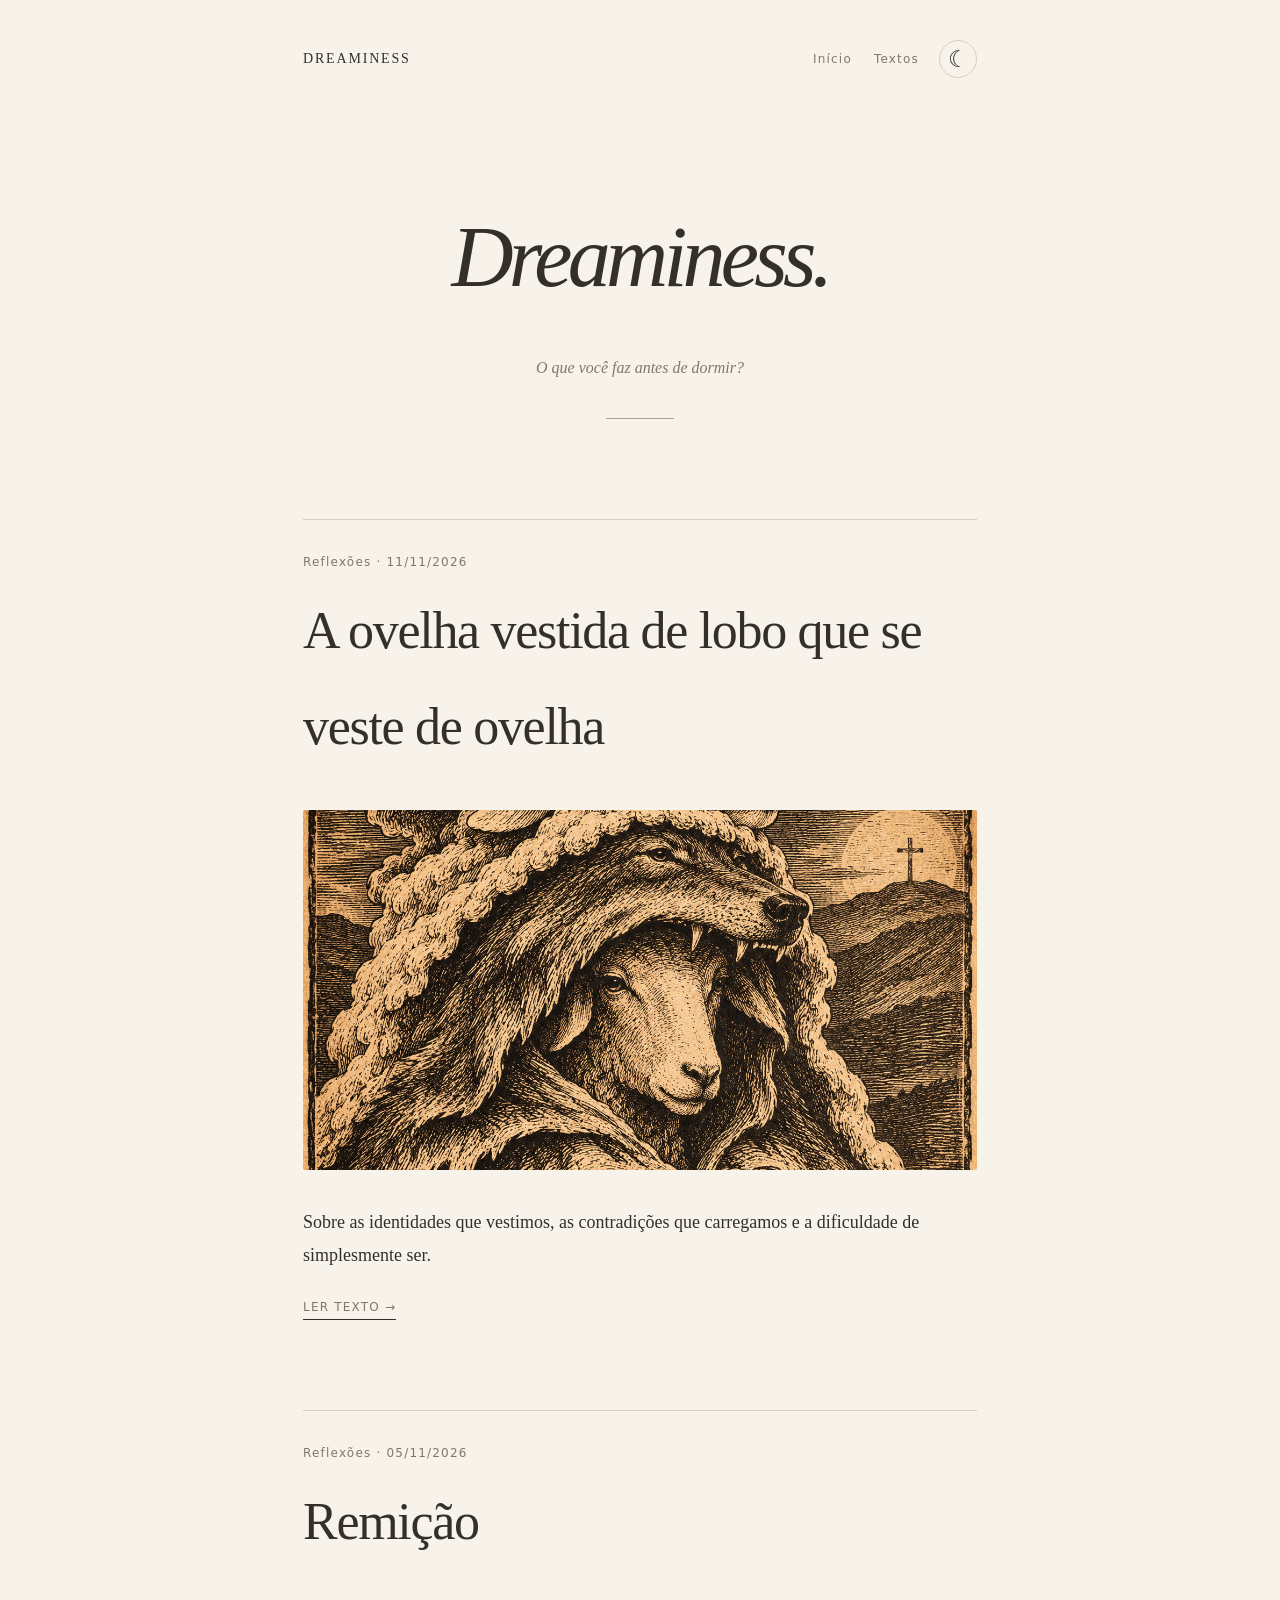
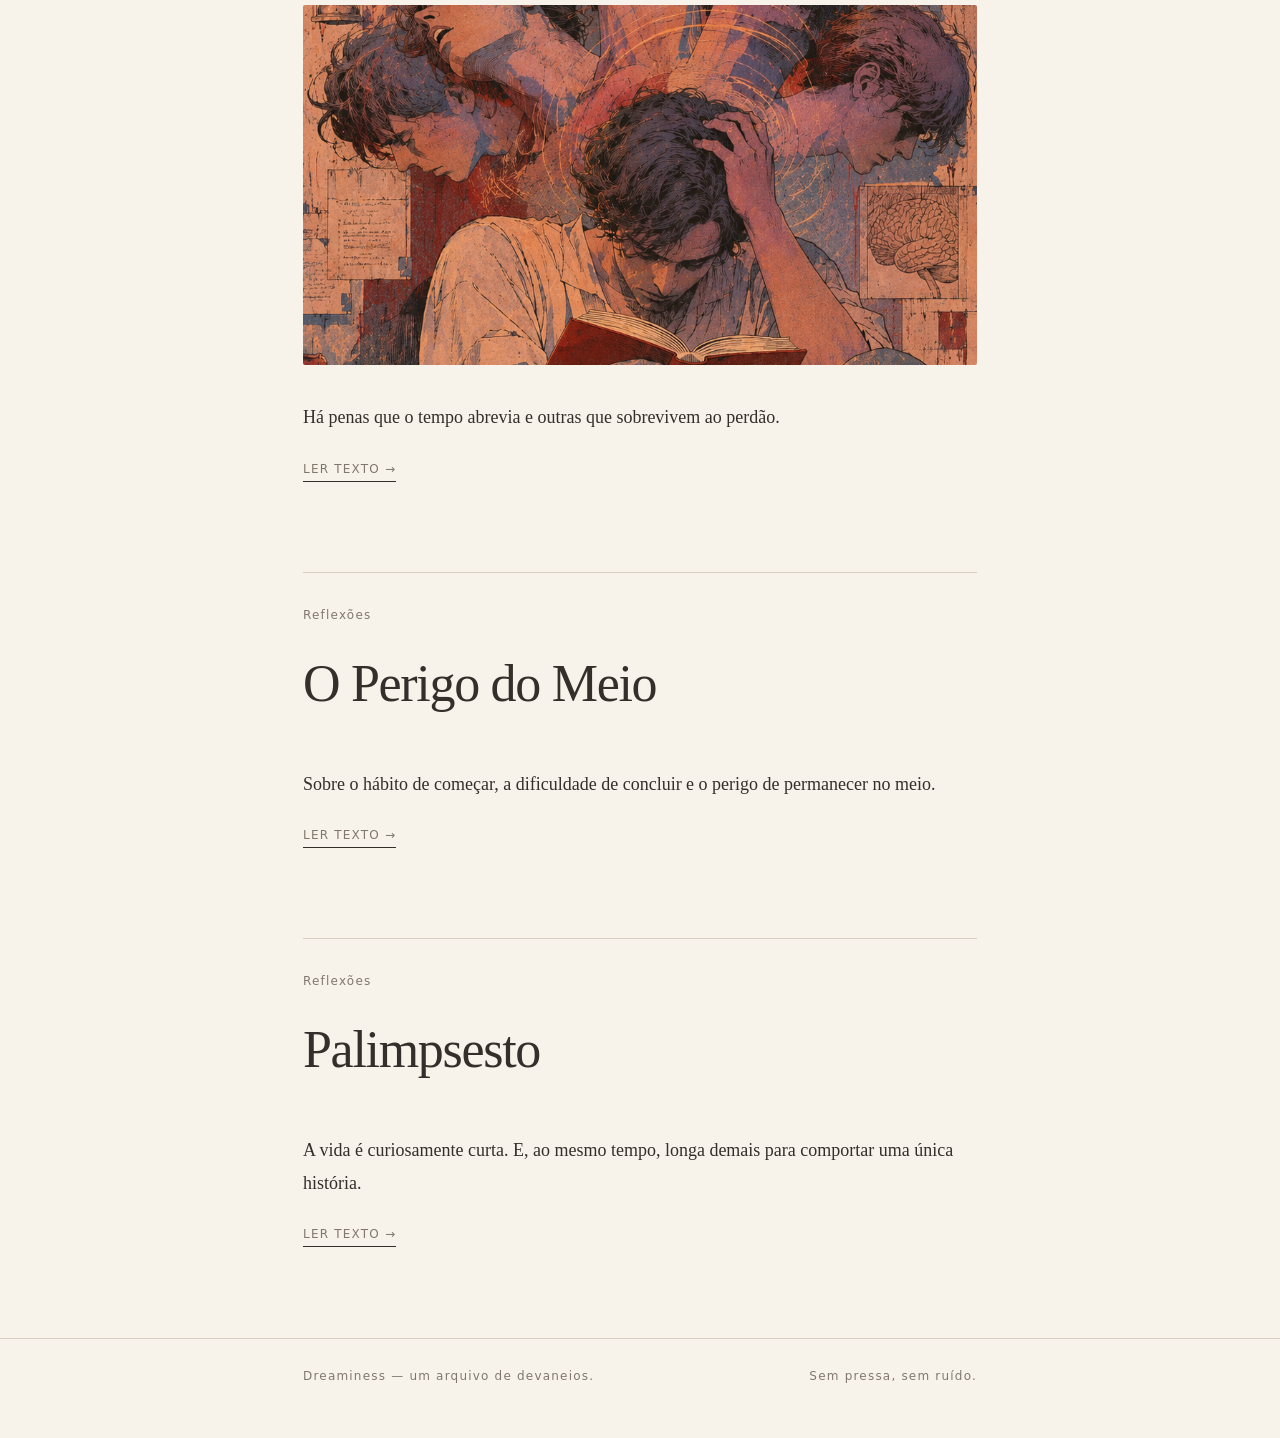
<file: index.html>
<!doctype html>
<html lang="pt-BR">
<head>
<meta charset="utf-8"><meta name="viewport" content="width=device-width,initial-scale=1">
<meta name="theme-color" content="#f7f3eb"><meta name="description" content="Dreaminess. O que você faz antes de dormir? Reflexões e devaneios.">
<title>Dreaminess — O que você faz antes de dormir?</title>
<link rel="stylesheet" href="style.css"><script src="theme.js" defer></script><script src="home.js" defer></script>
</head>
<body><div class="site"><header><a class="brand" href="index.html">Dreaminess</a><div class="header-actions"><nav><a href="index.html">Início</a><a href="#textos">Textos</a></nav><button class="theme-toggle" type="button" aria-label="Alternar modo noturno" title="Alternar tema">☾</button></div></header>
<section class="hero"><h1>Dreaminess.</h1><p>O que você faz antes de dormir?</p><div class="rule"></div></section>
<main id="textos" aria-label="Textos publicados"><article class="article-preview"><div class="eyebrow">Reflexões · Primeiro texto</div><h2><a href="palimpsesto.html">Palimpsesto</a></h2><p>A vida é curiosamente curta. E, ao mesmo tempo, longa demais para comportar uma única história.</p><a class="read" href="palimpsesto.html">Ler texto →</a></article></main></div>
<footer><div class="site"><span>Dreaminess — um arquivo de devaneios.</span><span>Sem pressa, sem ruído.</span></div></footer></body></html>
</file>
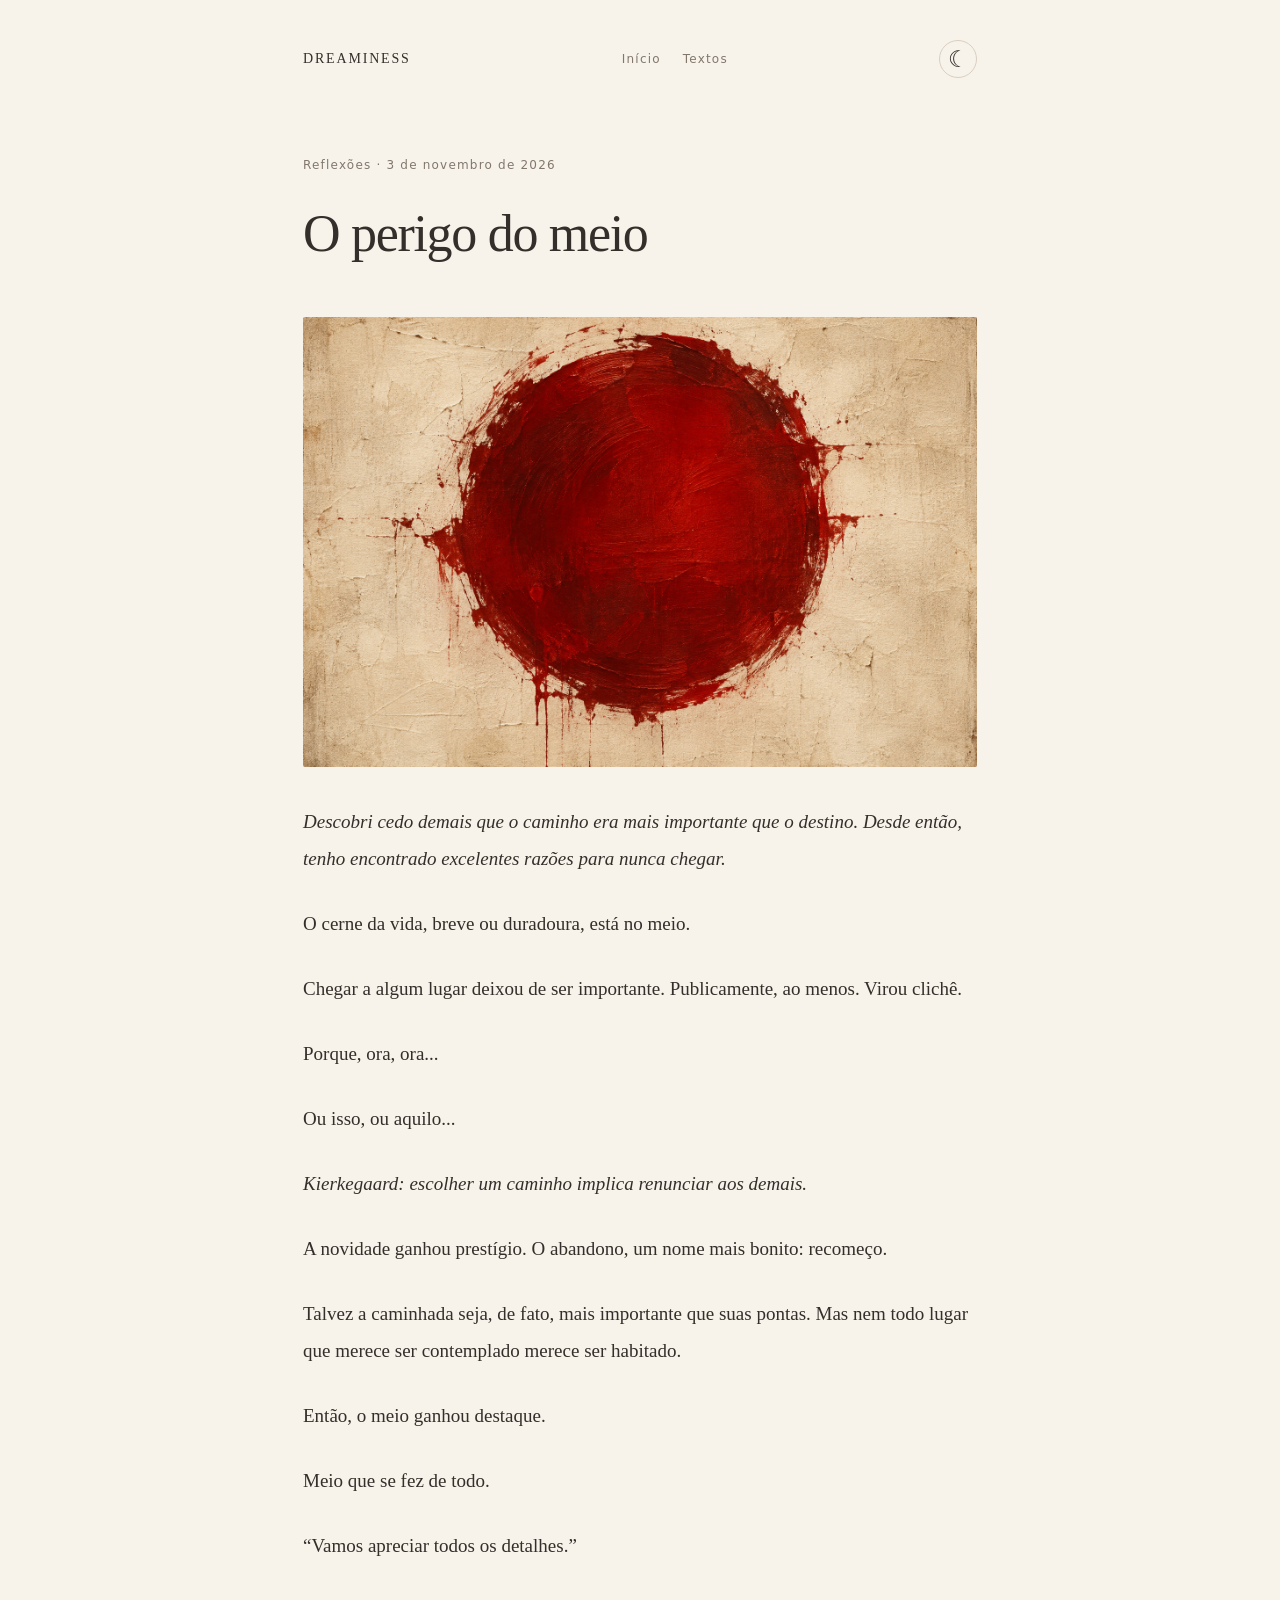
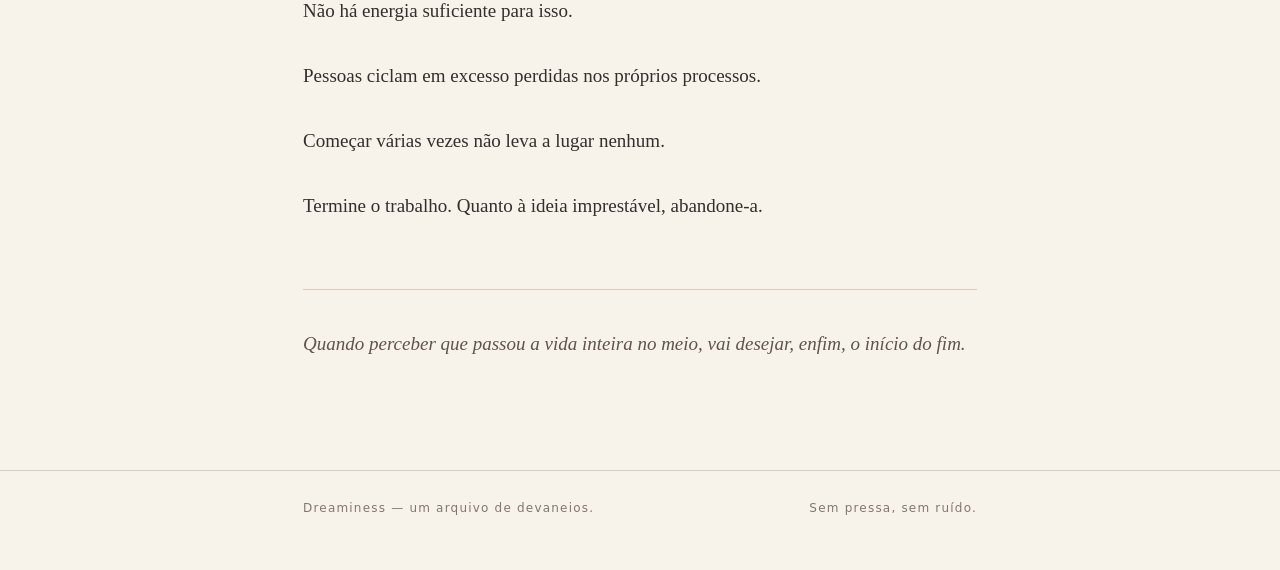
<file: o-perigo-do-meio.html>
<!doctype html>
<html lang="pt-BR">
<head>
<meta charset="utf-8"><meta name="viewport" content="width=device-width,initial-scale=1">
<title>O perigo do meio — Dreaminess</title>
<meta name="description" content="Sobre o fascínio pelo caminho, o prestígio do recomeço e o perigo de permanecer para sempre no meio.">
<meta name="post-date" content="2026-11-03">
<meta name="post-image" content="imagens/o-perigo-do-meio.png">
<meta name="post-image-alt" content="Círculo vermelho irregular pintado sobre fundo de papel envelhecido">
<link rel="stylesheet" href="style.css"><script src="theme.js" defer></script>
</head>
<body><div class="site">
<header><a class="brand" href="index.html">Dreaminess</a><nav><a href="index.html">Início</a><a href="index.html#textos">Textos</a></nav></header>
<main><article class="post">
<div class="eyebrow">Reflexões · 3 de novembro de 2026</div>
<h1>O perigo do meio</h1>
<figure class="cover"><img src="imagens/o-perigo-do-meio.png" alt="Círculo vermelho irregular pintado sobre fundo de papel envelhecido" style="display:block;width:100%;height:auto" loading="eager"></figure>
<p class="intro">Descobri cedo demais que o caminho era mais importante que o destino. Desde então, tenho encontrado excelentes razões para nunca chegar.</p>
<p>O cerne da vida, breve ou duradoura, está no meio.</p>
<p>Chegar a algum lugar deixou de ser importante. Publicamente, ao menos. Virou clichê.</p>
<p>Porque, ora, ora...</p>
<p>Ou isso, ou aquilo...</p>
<p><em>Kierkegaard: escolher um caminho implica renunciar aos demais.</em></p>
<p>A novidade ganhou prestígio. O abandono, um nome mais bonito: recomeço.</p>
<p>Talvez a caminhada seja, de fato, mais importante que suas pontas. Mas nem todo lugar que merece ser contemplado merece ser habitado.</p>
<p>Então, o meio ganhou destaque.</p>
<p>Meio que se fez de todo.</p>
<p>“Vamos apreciar todos os detalhes.”</p>
<p>Não há energia suficiente para isso.</p>
<p>Pessoas ciclam em excesso perdidas nos próprios processos.</p>
<p>Começar várias vezes não leva a lugar nenhum.</p>
<p>Termine o trabalho. Quanto à ideia imprestável, abandone-a.</p>
<p class="closing">Quando perceber que passou a vida inteira no meio, vai desejar, enfim, o início do fim.</p>
</article></main></div>
<footer><div class="site"><span>Dreaminess — um arquivo de devaneios.</span><span>Sem pressa, sem ruído.</span></div></footer>
</body></html>
</file>
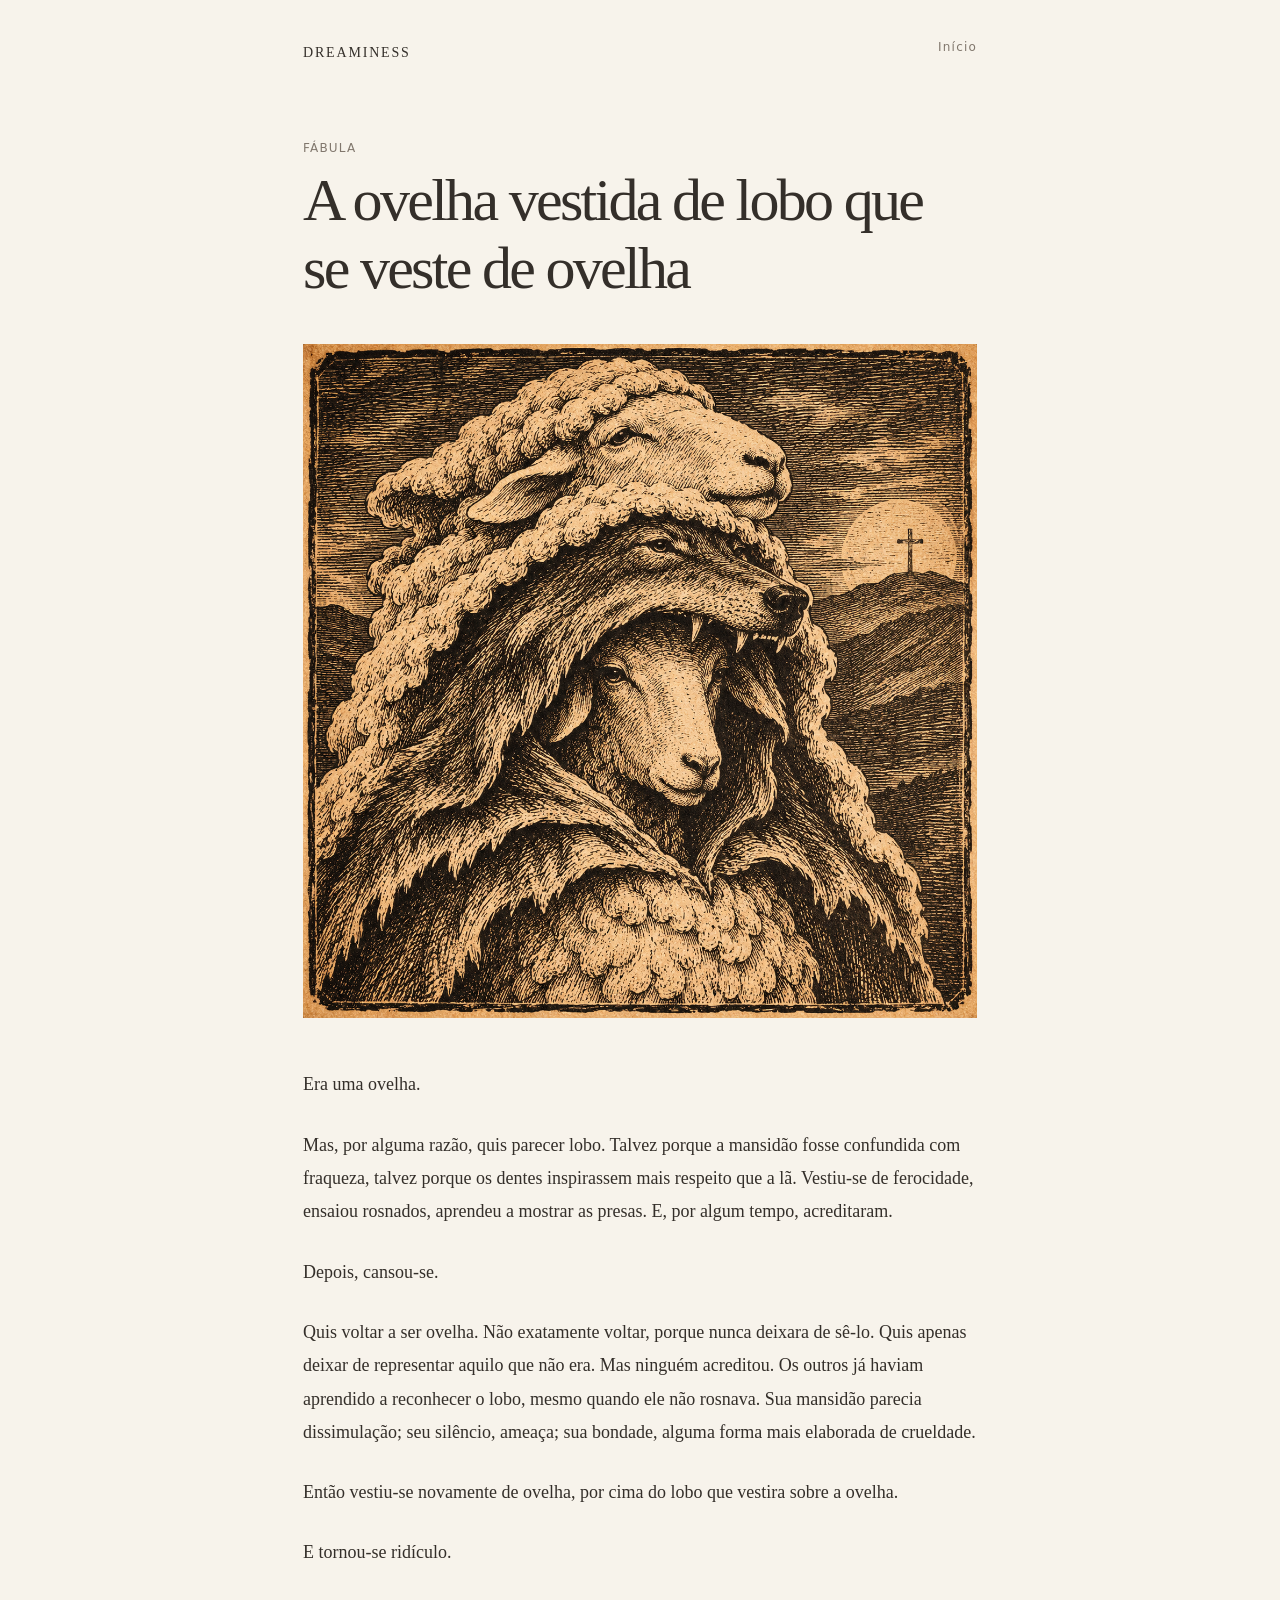
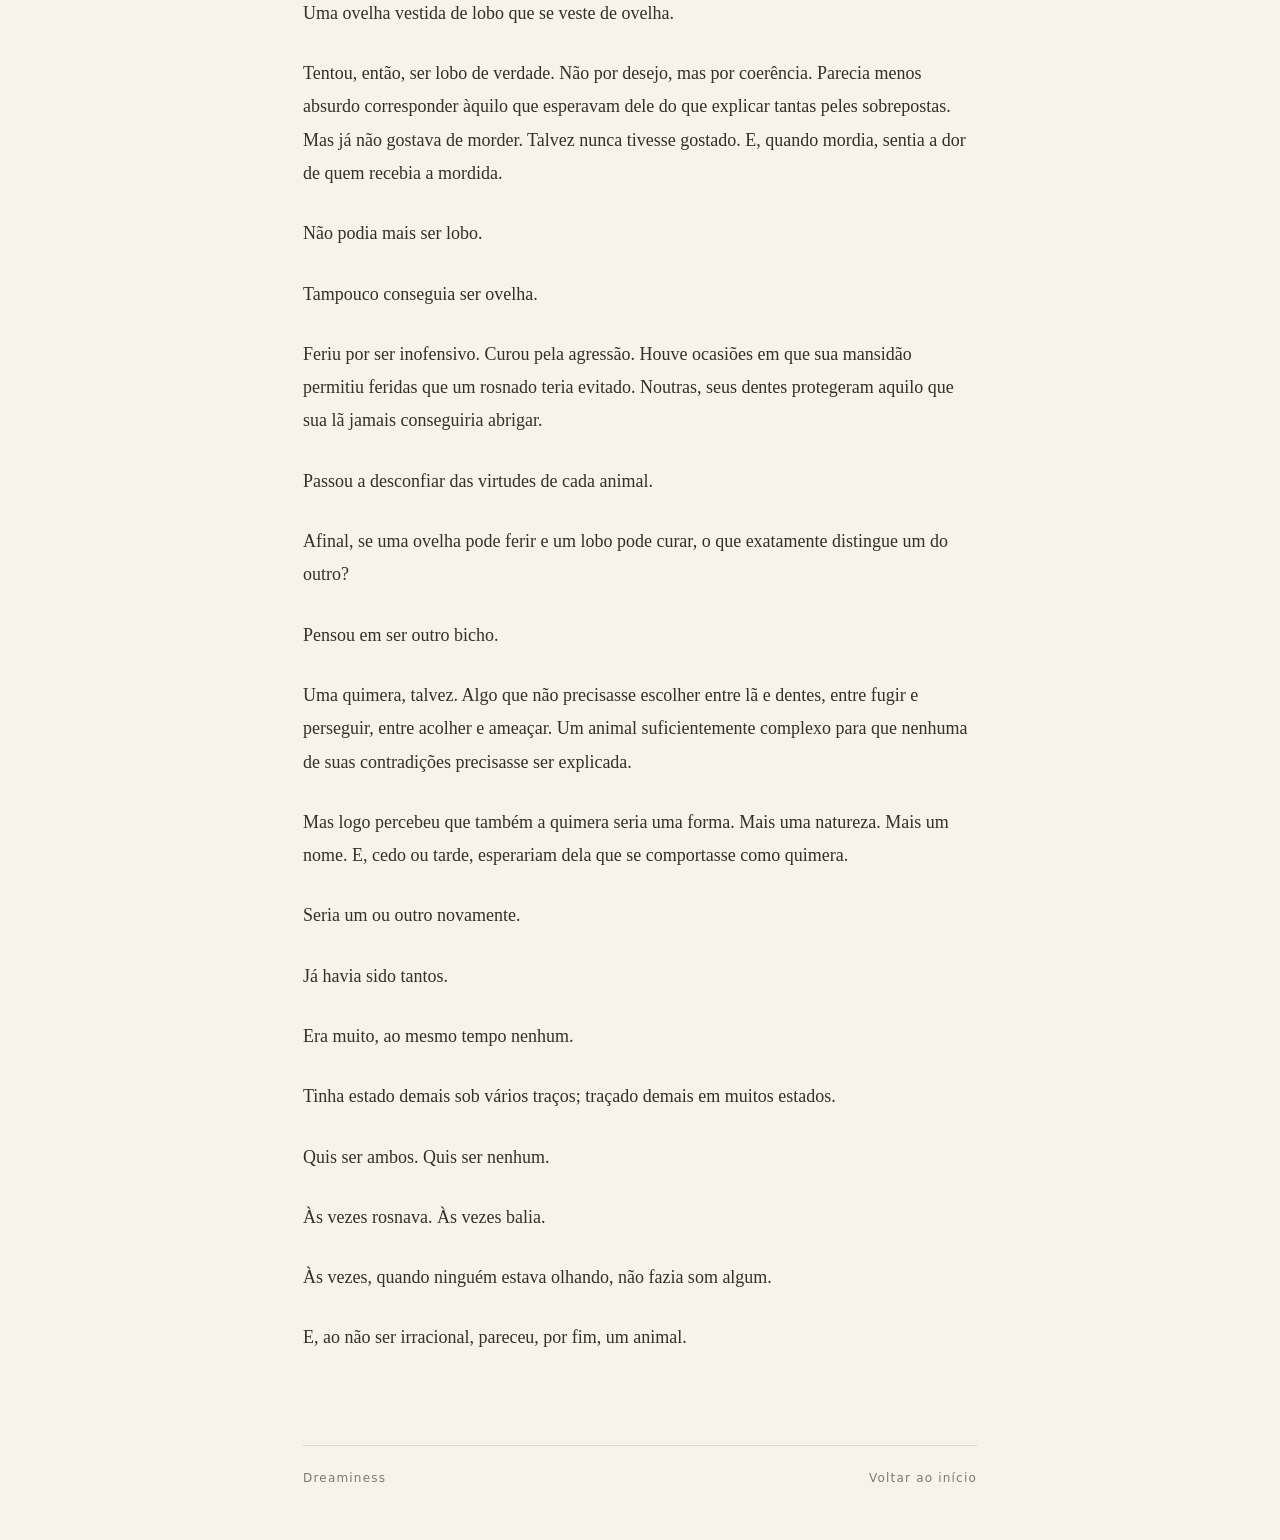
<file: ovelha-vestida-de-lobo.html>
<!doctype html>
<html lang="pt-BR">
<head>
<meta charset="utf-8"><meta name="viewport" content="width=device-width, initial-scale=1">
<meta name="description" content="Uma fábula sobre identidade, mansidão e ferocidade — Dreaminess.">
<meta name="post-image" content="imagens/ovelha-lobo.png">
<meta name="post-image-alt" content="Gravura em sépia de uma ovelha, um lobo e suas peles sobrepostas">
<meta name="post-date" content="11/11/2026">
<title>A ovelha vestida de lobo que se veste de ovelha — Dreaminess</title>
<style>
:root{color-scheme:light dark;--bg:#f7f3eb;--fg:#342f2a;--muted:#81776d;--line:#ded7cb}
@media(prefers-color-scheme:dark){:root{--bg:#171717;--fg:#e9e1d6;--muted:#aaa093;--line:#49433c}}
*{box-sizing:border-box}body{margin:0;background:var(--bg);color:var(--fg);font-family:Georgia,'Times New Roman',serif;line-height:1.85}
a{color:inherit;text-decoration:none}a:hover{text-decoration:underline}.site{max-width:730px;margin:auto;padding:0 28px}
header{padding:40px 0 75px;display:flex;justify-content:space-between;gap:20px}.brand{letter-spacing:.13em;font-size:14px;text-transform:uppercase}nav,footer,.eyebrow{font:12px system-ui,sans-serif;letter-spacing:.1em;color:var(--muted)}
.eyebrow{text-transform:uppercase;margin-bottom:12px}h1{font-size:clamp(35px,6vw,60px);font-weight:400;letter-spacing:-.045em;line-height:1.13;margin:0 0 42px}figure{margin:0 0 50px}figure img{width:100%;height:auto;display:block}article p{font-size:18px;margin:0 0 27px}footer{border-top:1px solid var(--line);margin-top:90px;padding:25px 0 55px;display:flex;justify-content:space-between}
@media(max-width:600px){header{padding:28px 0 56px}article p{font-size:17px}figure{margin-bottom:36px}footer{margin-top:65px}}
</style></head>
<body><div class="site"><header><a class="brand" href="index.html">Dreaminess</a><nav><a href="index.html">Início</a></nav></header>
<main><div class="eyebrow">Fábula</div><h1>A ovelha vestida de lobo que se veste de ovelha</h1>
<figure><img src="imagens/ovelha-lobo.png" alt="Gravura em sépia de uma ovelha vestida de lobo que se veste de ovelha"></figure>
<article>
      <p>Era uma ovelha.</p>
      <p>Mas, por alguma razão, quis parecer lobo. Talvez porque a mansidão fosse confundida com fraqueza, talvez porque os dentes inspirassem mais respeito que a lã. Vestiu-se de ferocidade, ensaiou rosnados, aprendeu a mostrar as presas. E, por algum tempo, acreditaram.</p>
      <p>Depois, cansou-se.</p>
      <p>Quis voltar a ser ovelha. Não exatamente voltar, porque nunca deixara de sê-lo. Quis apenas deixar de representar aquilo que não era. Mas ninguém acreditou. Os outros já haviam aprendido a reconhecer o lobo, mesmo quando ele não rosnava. Sua mansidão parecia dissimulação; seu silêncio, ameaça; sua bondade, alguma forma mais elaborada de crueldade.</p>
      <p>Então vestiu-se novamente de ovelha, por cima do lobo que vestira sobre a ovelha.</p>
      <p>E tornou-se ridículo.</p>
      <p>Uma ovelha vestida de lobo que se veste de ovelha.</p>
      <p>Tentou, então, ser lobo de verdade. Não por desejo, mas por coerência. Parecia menos absurdo corresponder àquilo que esperavam dele do que explicar tantas peles sobrepostas. Mas já não gostava de morder. Talvez nunca tivesse gostado. E, quando mordia, sentia a dor de quem recebia a mordida.</p>
      <p>Não podia mais ser lobo.</p>
      <p>Tampouco conseguia ser ovelha.</p>
      <p>Feriu por ser inofensivo. Curou pela agressão. Houve ocasiões em que sua mansidão permitiu feridas que um rosnado teria evitado. Noutras, seus dentes protegeram aquilo que sua lã jamais conseguiria abrigar.</p>
      <p>Passou a desconfiar das virtudes de cada animal.</p>
      <p>Afinal, se uma ovelha pode ferir e um lobo pode curar, o que exatamente distingue um do outro?</p>
      <p>Pensou em ser outro bicho.</p>
      <p>Uma quimera, talvez. Algo que não precisasse escolher entre lã e dentes, entre fugir e perseguir, entre acolher e ameaçar. Um animal suficientemente complexo para que nenhuma de suas contradições precisasse ser explicada.</p>
      <p>Mas logo percebeu que também a quimera seria uma forma. Mais uma natureza. Mais um nome. E, cedo ou tarde, esperariam dela que se comportasse como quimera.</p>
      <p>Seria um ou outro novamente.</p>
      <p>Já havia sido tantos.</p>
      <p>Era muito, ao mesmo tempo nenhum.</p>
      <p>Tinha estado demais sob vários traços; traçado demais em muitos estados.</p>
      <p>Quis ser ambos. Quis ser nenhum.</p>
      <p>Às vezes rosnava. Às vezes balia.</p>
      <p>Às vezes, quando ninguém estava olhando, não fazia som algum.</p>
      <p>E, ao não ser irracional, pareceu, por fim, um animal.</p>
</article></main><footer><span>Dreaminess</span><a href="index.html">Voltar ao início</a></footer></div></body></html>
</file>
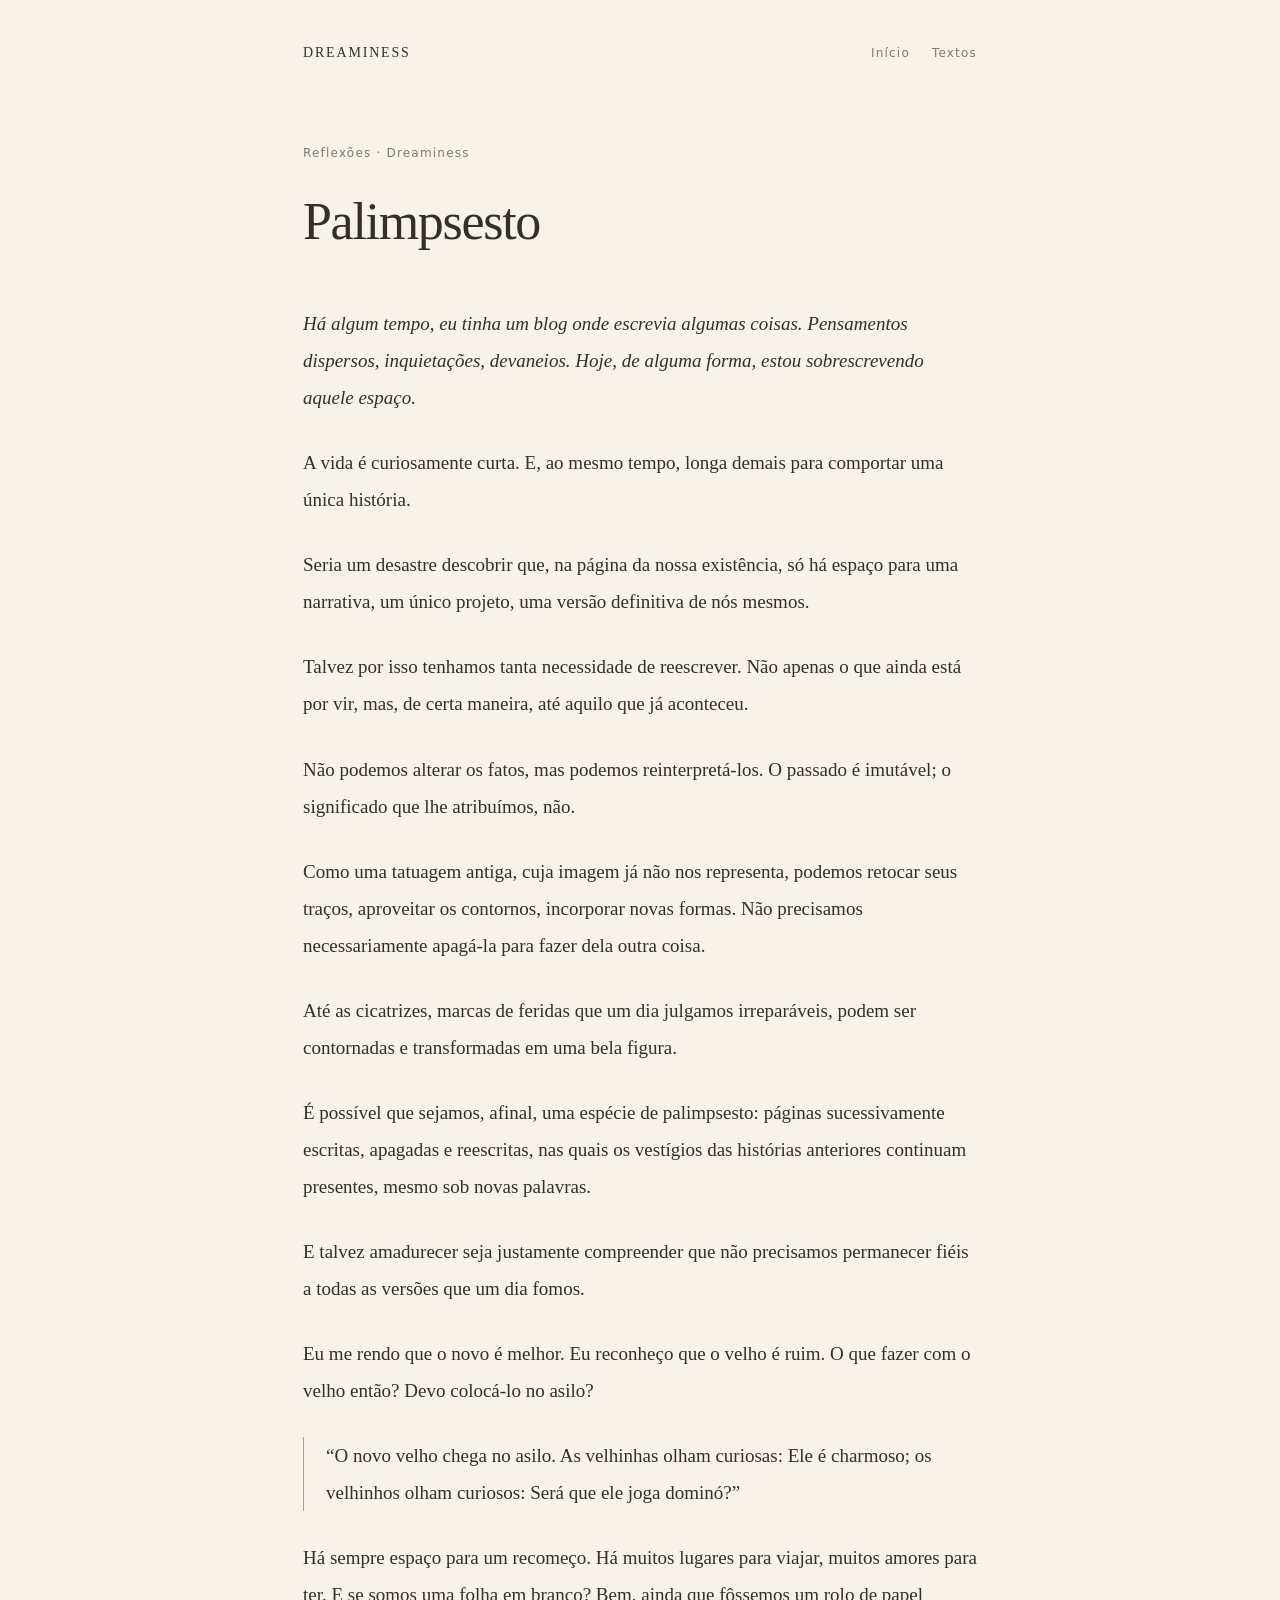
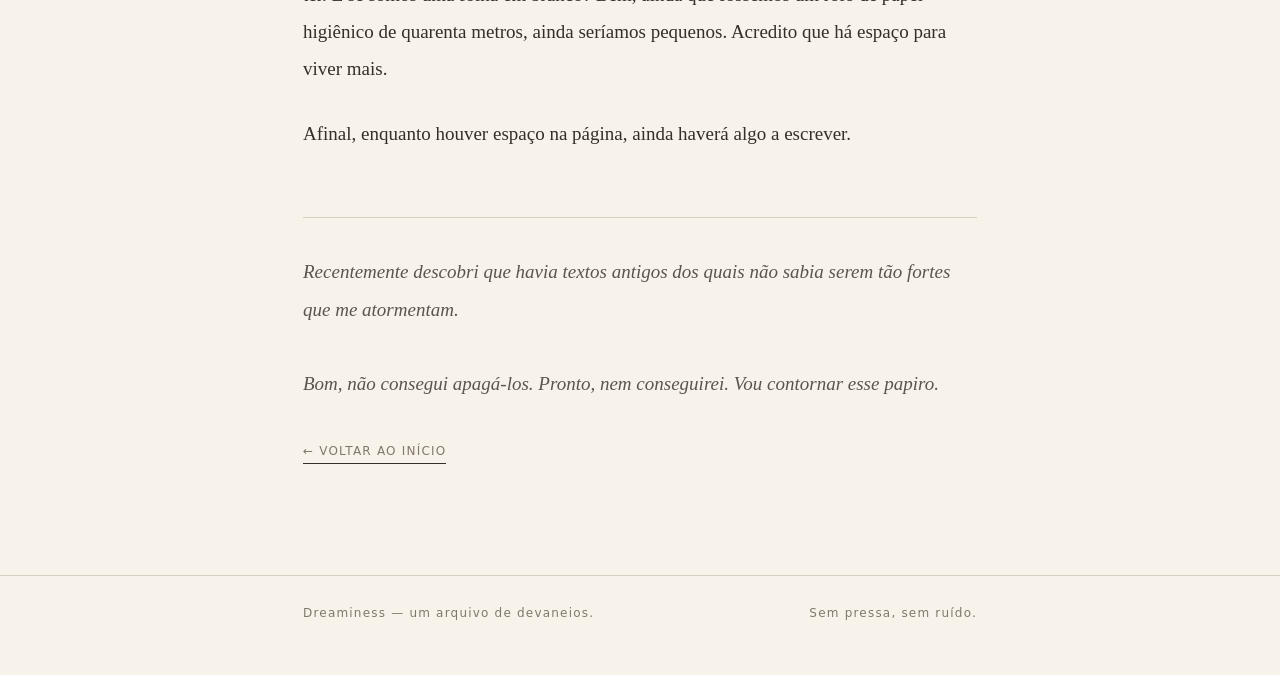
<file: palimpsesto.html>
<!doctype html><html lang="pt-BR"><head><meta charset="utf-8"><meta name="viewport" content="width=device-width,initial-scale=1"><meta name="theme-color" content="#f7f3eb"><meta name="description" content="Dreaminess. O que você faz antes de dormir? Reflexões e devaneios."><title>Dreaminess — O que você faz antes de dormir?</title><link rel="stylesheet" href="style.css"></head><body><div class="site"><header><a class="brand" href="index.html">Dreaminess</a><nav><a href="index.html">Início</a><a href="palimpsesto.html">Textos</a></nav></header><main class="post"><div class="eyebrow">Reflexões · Dreaminess</div><h1>Palimpsesto</h1><p class="intro">Há algum tempo, eu tinha um blog onde escrevia algumas coisas. Pensamentos dispersos, inquietações, devaneios. Hoje, de alguma forma, estou sobrescrevendo aquele espaço.</p>
<p>A vida é curiosamente curta. E, ao mesmo tempo, longa demais para comportar uma única história.</p>
<p>Seria um desastre descobrir que, na página da nossa existência, só há espaço para uma narrativa, um único projeto, uma versão definitiva de nós mesmos.</p>
<p>Talvez por isso tenhamos tanta necessidade de reescrever. Não apenas o que ainda está por vir, mas, de certa maneira, até aquilo que já aconteceu.</p>
<p>Não podemos alterar os fatos, mas podemos reinterpretá-los. O passado é imutável; o significado que lhe atribuímos, não.</p>
<p>Como uma tatuagem antiga, cuja imagem já não nos representa, podemos retocar seus traços, aproveitar os contornos, incorporar novas formas. Não precisamos necessariamente apagá-la para fazer dela outra coisa.</p>
<p>Até as cicatrizes, marcas de feridas que um dia julgamos irreparáveis, podem ser contornadas e transformadas em uma bela figura.</p>
<p>É possível que sejamos, afinal, uma espécie de palimpsesto: páginas sucessivamente escritas, apagadas e reescritas, nas quais os vestígios das histórias anteriores continuam presentes, mesmo sob novas palavras.</p>
<p>E talvez amadurecer seja justamente compreender que não precisamos permanecer fiéis a todas as versões que um dia fomos.</p>
<p>Eu me rendo que o novo é melhor. Eu reconheço que o velho é ruim. O que fazer com o velho então? Devo colocá-lo no asilo?</p>
<p class="quote">“O novo velho chega no asilo. As velhinhas olham curiosas: Ele é charmoso; os velhinhos olham curiosos: Será que ele joga dominó?”</p>
<p>Há sempre espaço para um recomeço. Há muitos lugares para viajar, muitos amores para ter. E se somos uma folha em branco? Bem, ainda que fôssemos um rolo de papel higiênico de quarenta metros, ainda seríamos pequenos. Acredito que há espaço para viver mais.</p>
<p>Afinal, enquanto houver espaço na página, ainda haverá algo a escrever.</p>
<p class="closing">Recentemente descobri que havia textos antigos dos quais não sabia serem tão fortes que me atormentam.<br><br>Bom, não consegui apagá-los. Pronto, nem conseguirei. Vou contornar esse papiro.</p><p><a class="read" href="index.html">← Voltar ao início</a></p></main></div><footer><div class="site"><span>Dreaminess — um arquivo de devaneios.</span><span>Sem pressa, sem ruído.</span></div></footer></body></html>
</file>
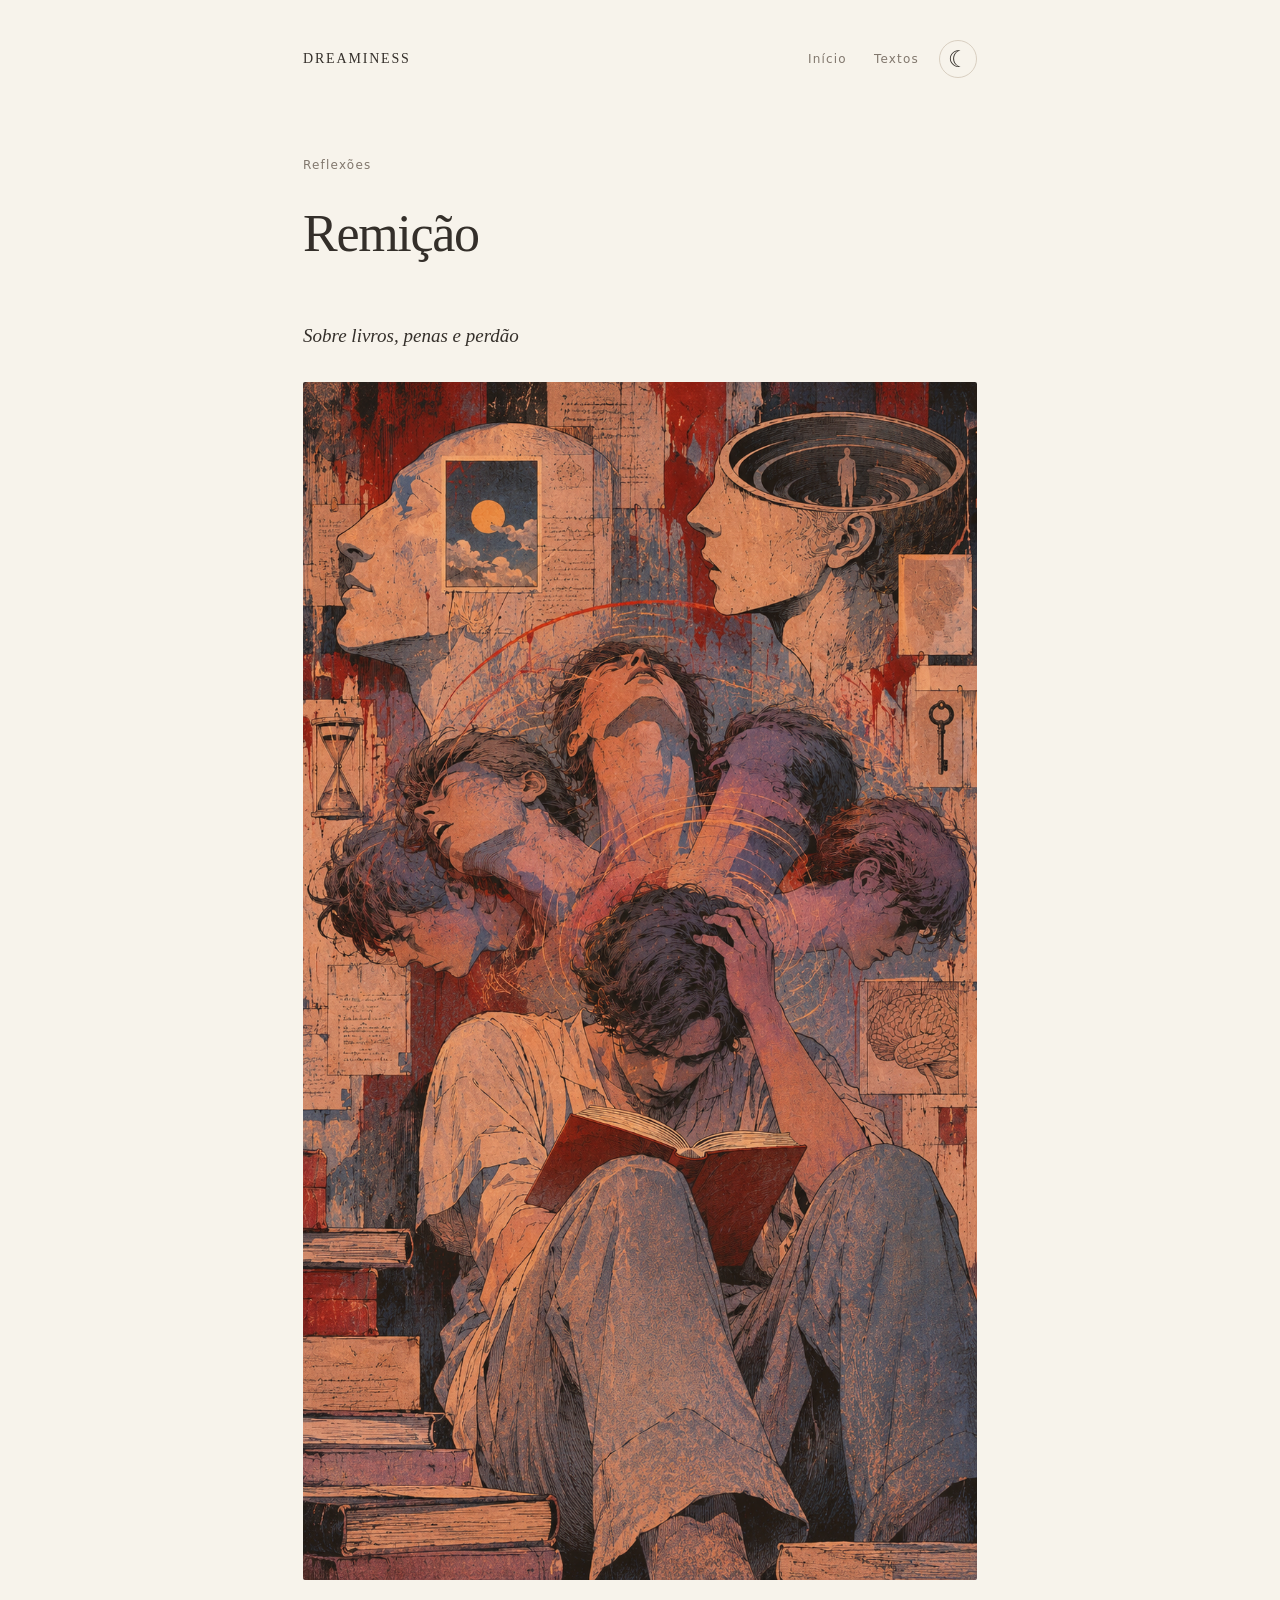
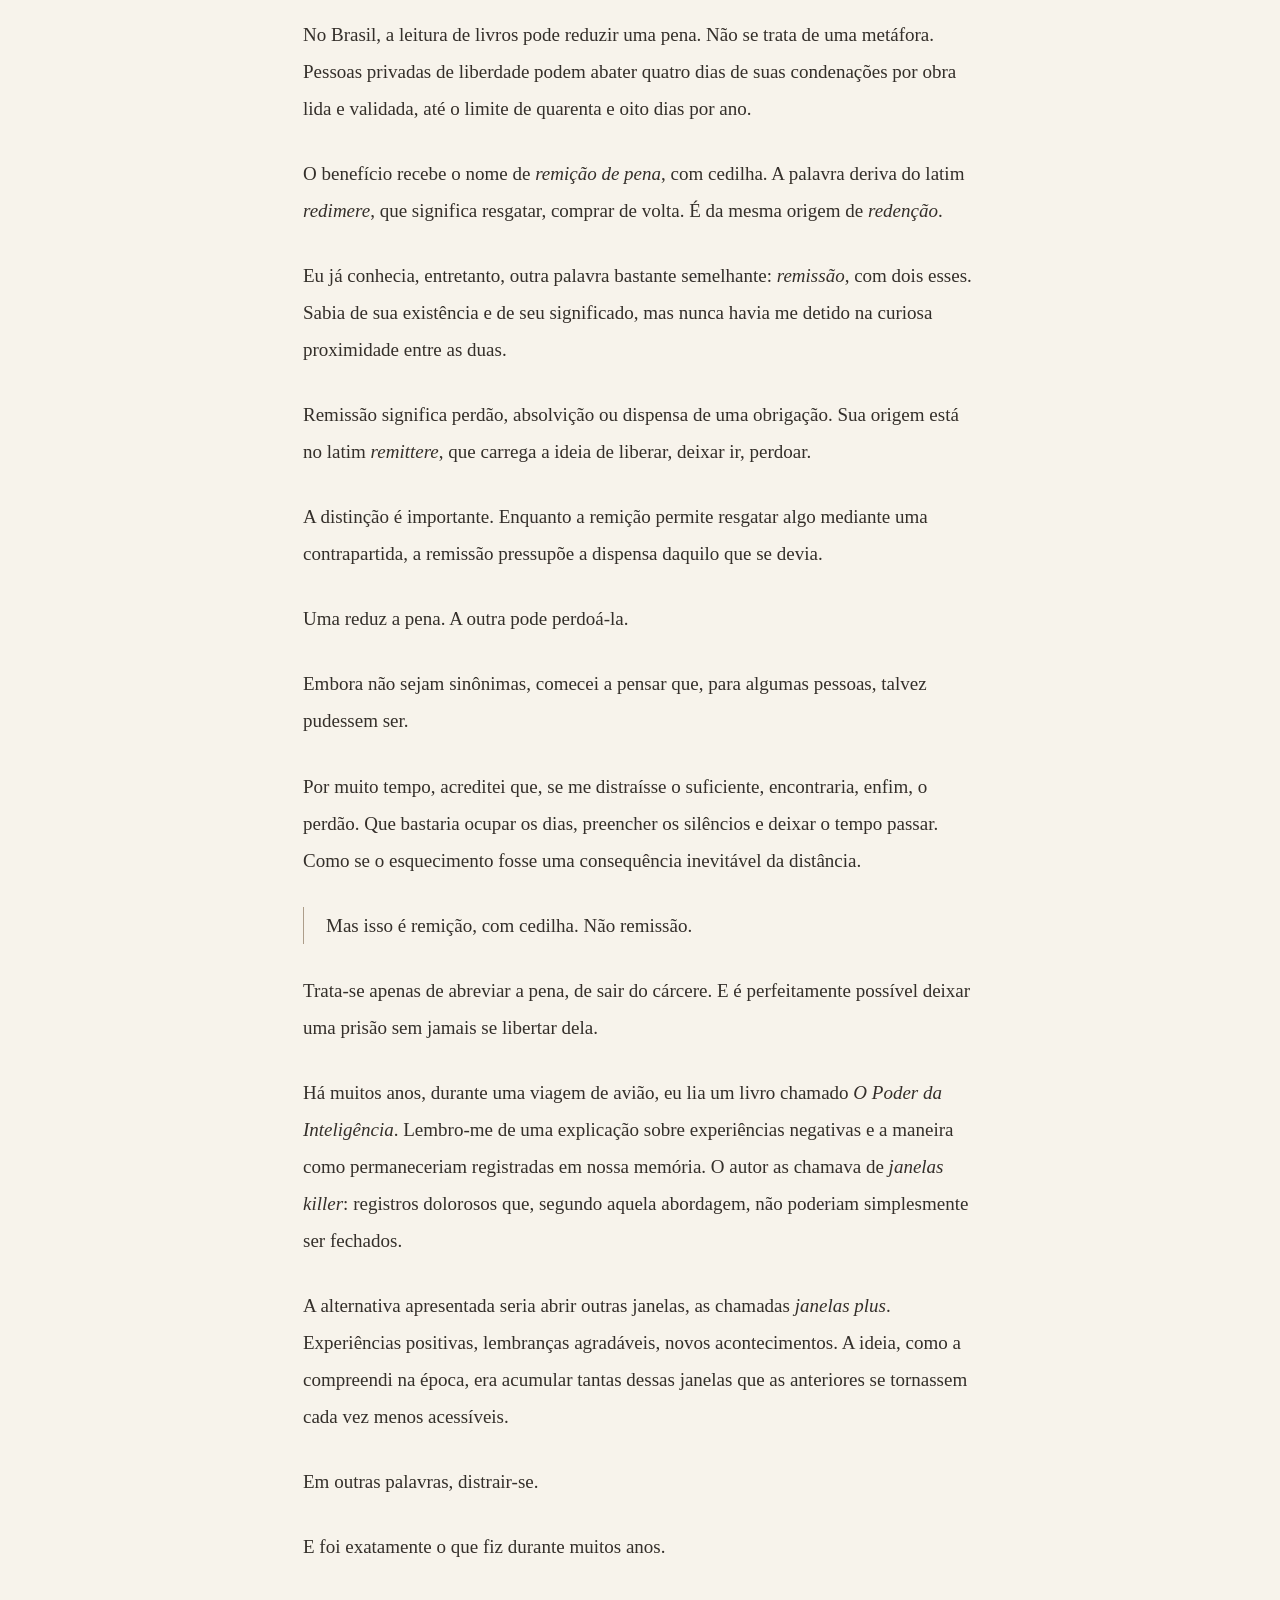
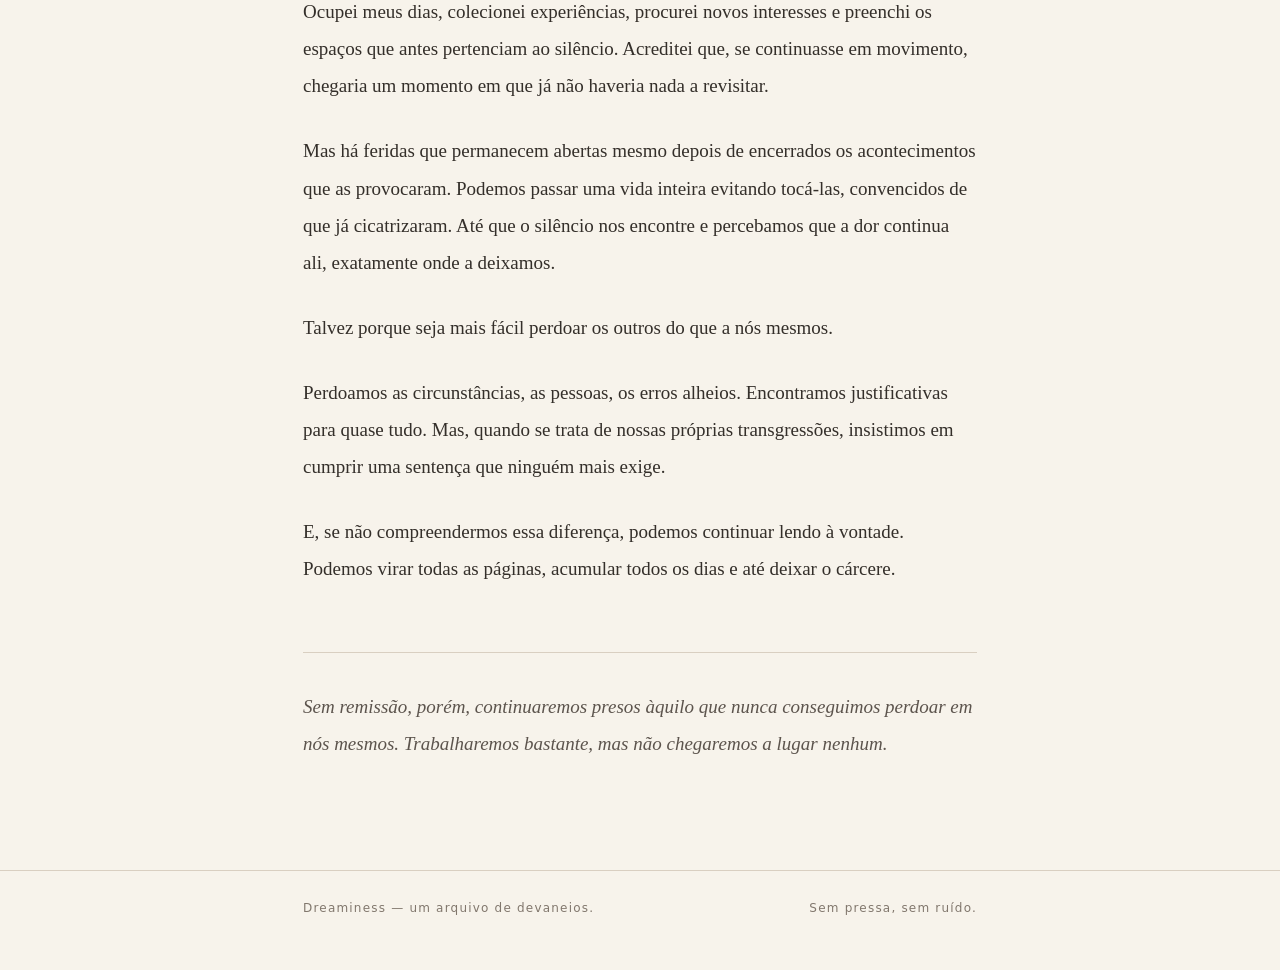
<file: remicao.html>
<!doctype html>
<html lang="pt-BR">
<head>
<meta charset="utf-8">
<meta name="viewport" content="width=device-width,initial-scale=1">
<meta name="theme-color" content="#f7f3eb">
<meta name="description" content="Remição — Sobre livros, penas e perdão.">
<title>Remição — Dreaminess</title>
<link rel="stylesheet" href="style.css">
<script src="theme.js" defer></script>
</head>
<body>
<div class="site">
<header>
<a class="brand" href="index.html">Dreaminess</a>
<div class="header-actions">
<nav>
<a href="index.html">Início</a>
<a href="index.html#textos">Textos</a>
</nav>
<button class="theme-toggle" type="button" aria-label="Alternar modo noturno" title="Alternar tema">☾</button>
</div>
</header>

<main>
<article class="post">
<div class="eyebrow">Reflexões</div>
<h1>Remição</h1>
<p class="intro">Sobre livros, penas e perdão</p>

<figure class="cover">
<img src="imagens/remicao-capa.png" alt="Homem lendo um livro, cercado por fragmentos de memória">
</figure>

<p>No Brasil, a leitura de livros pode reduzir uma pena. Não se trata de uma metáfora. Pessoas privadas de liberdade podem abater quatro dias de suas condenações por obra lida e validada, até o limite de quarenta e oito dias por ano.</p>

<p>O benefício recebe o nome de <em>remição de pena</em>, com cedilha. A palavra deriva do latim <em>redimere</em>, que significa resgatar, comprar de volta. É da mesma origem de <em>redenção</em>.</p>

<p>Eu já conhecia, entretanto, outra palavra bastante semelhante: <em>remissão</em>, com dois esses. Sabia de sua existência e de seu significado, mas nunca havia me detido na curiosa proximidade entre as duas.</p>

<p>Remissão significa perdão, absolvição ou dispensa de uma obrigação. Sua origem está no latim <em>remittere</em>, que carrega a ideia de liberar, deixar ir, perdoar.</p>

<p>A distinção é importante. Enquanto a remição permite resgatar algo mediante uma contrapartida, a remissão pressupõe a dispensa daquilo que se devia.</p>

<p>Uma reduz a pena. A outra pode perdoá-la.</p>

<p>Embora não sejam sinônimas, comecei a pensar que, para algumas pessoas, talvez pudessem ser.</p>

<p>Por muito tempo, acreditei que, se me distraísse o suficiente, encontraria, enfim, o perdão. Que bastaria ocupar os dias, preencher os silêncios e deixar o tempo passar. Como se o esquecimento fosse uma consequência inevitável da distância.</p>

<p class="quote">Mas isso é remição, com cedilha. Não remissão.</p>

<p>Trata-se apenas de abreviar a pena, de sair do cárcere. E é perfeitamente possível deixar uma prisão sem jamais se libertar dela.</p>

<p>Há muitos anos, durante uma viagem de avião, eu lia um livro chamado <em>O Poder da Inteligência</em>. Lembro-me de uma explicação sobre experiências negativas e a maneira como permaneceriam registradas em nossa memória. O autor as chamava de <em>janelas killer</em>: registros dolorosos que, segundo aquela abordagem, não poderiam simplesmente ser fechados.</p>

<p>A alternativa apresentada seria abrir outras janelas, as chamadas <em>janelas plus</em>. Experiências positivas, lembranças agradáveis, novos acontecimentos. A ideia, como a compreendi na época, era acumular tantas dessas janelas que as anteriores se tornassem cada vez menos acessíveis.</p>

<p>Em outras palavras, distrair-se.</p>

<p>E foi exatamente o que fiz durante muitos anos.</p>

<p>Ocupei meus dias, colecionei experiências, procurei novos interesses e preenchi os espaços que antes pertenciam ao silêncio. Acreditei que, se continuasse em movimento, chegaria um momento em que já não haveria nada a revisitar.</p>

<p>Mas há feridas que permanecem abertas mesmo depois de encerrados os acontecimentos que as provocaram. Podemos passar uma vida inteira evitando tocá-las, convencidos de que já cicatrizaram. Até que o silêncio nos encontre e percebamos que a dor continua ali, exatamente onde a deixamos.</p>

<p>Talvez porque seja mais fácil perdoar os outros do que a nós mesmos.</p>

<p>Perdoamos as circunstâncias, as pessoas, os erros alheios. Encontramos justificativas para quase tudo. Mas, quando se trata de nossas próprias transgressões, insistimos em cumprir uma sentença que ninguém mais exige.</p>

<p>E, se não compreendermos essa diferença, podemos continuar lendo à vontade. Podemos virar todas as páginas, acumular todos os dias e até deixar o cárcere.</p>

<p class="closing">Sem remissão, porém, continuaremos presos àquilo que nunca conseguimos perdoar em nós mesmos. Trabalharemos bastante, mas não chegaremos a lugar nenhum.</p>

</article>
</main>
</div>

<footer>
<div class="site">
<span>Dreaminess — um arquivo de devaneios.</span>
<span>Sem pressa, sem ruído.</span>
</div>
</footer>
</body>
</html>
</file>
<file: style.css>
:root{color-scheme:light;--bg:#f7f3eb;--ink:#342f2a;--muted:#81776d;--line:#d9cfc1;--accent:#ad9d8a;--closing:#5c544d}
html[data-theme="dark"]{color-scheme:dark;--bg:#1c1c1c;--ink:#eee5d9;--muted:#b6a99c;--line:#48433f;--accent:#958675;--closing:#c5b8a9}
*{box-sizing:border-box}html{scroll-behavior:smooth}body{margin:0;background:var(--bg);color:var(--ink);font-family:Georgia,serif;line-height:1.85;transition:background .2s,color .2s}a{color:inherit;text-decoration:none}a:hover{text-decoration:underline}.site{max-width:730px;margin:auto;padding:0 28px}header{padding:40px 0 80px;display:flex;justify-content:space-between;align-items:center;gap:12px}.brand{letter-spacing:.13em;font-size:14px;text-transform:uppercase}.header-actions{display:flex;align-items:center;gap:20px}nav,.eyebrow,.read,footer{font:12px system-ui,sans-serif;letter-spacing:.1em;color:var(--muted)}nav a+a{margin-left:22px}.theme-toggle{font:23px Georgia,serif;color:var(--ink);background:none;border:1px solid var(--line);border-radius:50%;width:38px;height:38px;cursor:pointer;display:inline-flex;align-items:center;justify-content:center}.theme-toggle:hover{border-color:var(--ink)}.hero{text-align:center;padding:20px 0 100px}.hero h1{font-size:clamp(55px,10vw,86px);font-style:italic;font-weight:400;letter-spacing:-.055em;margin:0}.hero p{font-style:italic;color:var(--muted)}.rule{height:1px;width:68px;background:var(--accent);margin:35px auto 0}.article-preview{border-top:1px solid var(--line);padding:35px 0 90px}.article-preview h2,.post h1{font-size:clamp(36px,6vw,52px);font-weight:400;letter-spacing:-.025em;margin:14px 0 35px}.article-preview p{font-size:18px}.read{display:inline-block;border-bottom:1px solid var(--ink);padding-bottom:5px;text-transform:uppercase}.post{padding-bottom:80px}.post p{font-size:19px;line-height:1.95;margin:0 0 28px}.intro{font-style:italic}.quote{border-left:1px solid var(--accent);padding-left:22px}.closing{margin-top:65px!important;padding-top:35px;border-top:1px solid var(--line);font-style:italic;color:var(--closing)}footer{border-top:1px solid var(--line);padding:30px 0 55px}footer .site{display:flex;justify-content:space-between;gap:20px}.post figure,.article-preview figure{margin:28px 0 36px}.post img,.article-preview img{display:block;width:100%;height:auto;border-radius:2px}.post figcaption,.article-preview figcaption{margin-top:10px;text-align:center;font:12px/1.6 system-ui,sans-serif;color:var(--muted)}.cover{margin-bottom:35px}.article-preview .cover img{max-height:360px;object-fit:cover}@media(max-width:560px){header{padding:26px 0 65px}.header-actions{gap:12px}.hero{padding-bottom:75px}.post p{font-size:18px}footer .site{display:block}.theme-toggle{width:34px;height:34px}}
</file>
